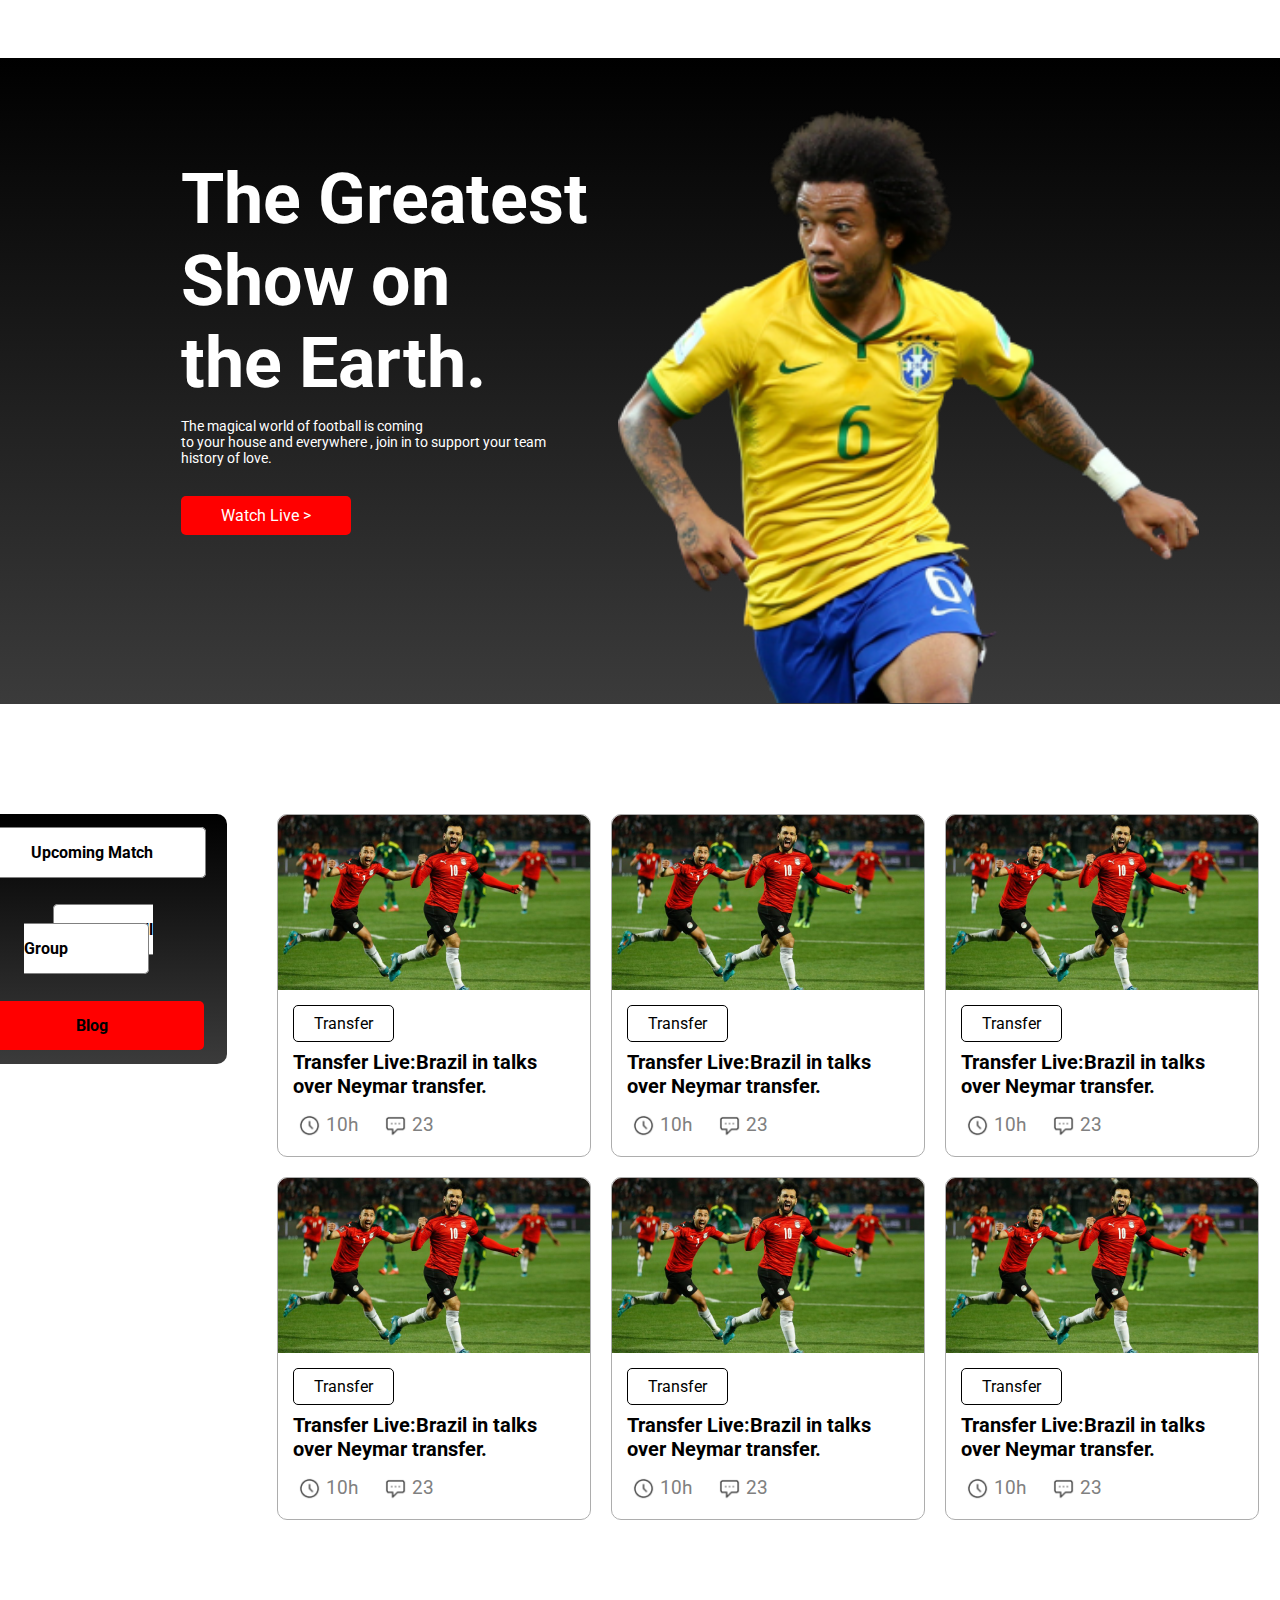
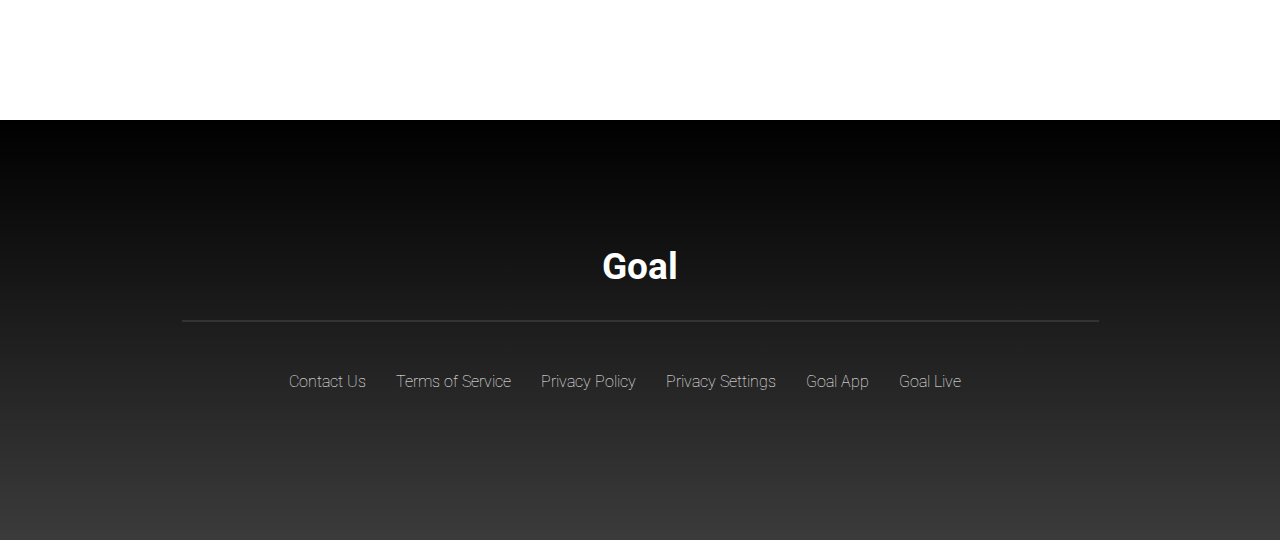
<file: index.html>
<!DOCTYPE html>
<html lang="en">
<head>
    <meta charset="UTF-8">
    <meta http-equiv="X-UA-Compatible" content="IE=edge">
    <meta name="viewport" content="width=device-width, initial-scale=1.0">
    <title>World Cup: Where the world meets</title>
    <link rel="stylesheet" href="styles.css">
    <link rel="shortcut icon" href="assets/Flag.png" type="images/x-icon">

</head>
<body>
    <main>
        <section class="banner">
            <div class="container1">
                <div class="title-banner">
                    <h1>The Greatest<br>Show on<br>the Earth.</h1>
                    <p>The magical world of football is coming<br>to your house and everywhere , join in to support your team <br>history of love.</p>
                    <div>
                        <a class="button1" target="_blank" href="https://www.google.com">Watch Live ></a>
                    </div>

                </div>

                <div class="image1">
                    <img src="assets/Banner Image.png" alt="image of footballer">
                </div>
            </div>
        </section>
        <section class="banner2">
            <div class="container2">

                <div class="buttons">
                    <div class="big1">
                        <a class="hendi1" href="index2.html">Upcoming Match</a>
                    </div>
                    
                    <div class="big2">
                        <a class="hendi2" href="https:www.youtube.com">All Group</a>
                    </div>
                    
                    <div class="big3">
                        <a class = "hendi3" href="index.html">Blog</a>
                    </div>

                </div>

                <div class="careers">
                    <div class="onesegment">
                        <div class="imager">
                            <img src="assets/Blog Image.png" alt="footballers">
                        </div>
                        <div class="button32">
                            <a href="https://www.youtube.com" target="_blank">Transfer</a>
                        </div>

                        <div class="titleblog">
                            <h2>Transfer Live:Brazil in talks<br>over Neymar transfer.</h2>
                        </div>

                        <div class="iconblog">
                            <div class="hello">
                                <img src="assets/Time Icon.png">

                                <h3>10h</h3>
                            </div>

                            <div class="hello">
                                <img src="assets/Chat Icon.png">
                                <h3>23</h3>
                            </div>
                        </div>
                    </div>
                    <div class="onesegment">
                        <div class="imager">
                            <img src="assets/Blog Image.png" alt="footballers">
                        </div>
                        <div class="button32">
                            <a href="https://www.youtube.com" target="_blank">Transfer</a>
                        </div>

                        <div class="titleblog">
                            <h2>Transfer Live:Brazil in talks<br>over Neymar transfer.</h2>
                        </div>

                        <div class="iconblog">
                            <div class="hello">
                                <img src="assets/Time Icon.png">

                                <h3>10h</h3>
                            </div>

                            <div class="hello">
                                <img src="assets/Chat Icon.png">
                                <h3>23</h3>
                            </div>
                        </div>
                    </div>
                    <div class="onesegment">
                        <div class="imager">
                            <img src="assets/Blog Image.png" alt="footballers">
                        </div>
                        <div class="button32">
                            <a href="https://www.youtube.com" target="_blank">Transfer</a>
                        </div>

                        <div class="titleblog">
                            <h2>Transfer Live:Brazil in talks<br>over Neymar transfer.</h2>
                        </div>

                        <div class="iconblog">
                            <div class="hello">
                                <img src="assets/Time Icon.png">

                                <h3>10h</h3>
                            </div>

                            <div class="hello">
                                <img src="assets/Chat Icon.png">
                                <h3>23</h3>
                            </div>
                        </div>
                    </div>
                    <div class="onesegment">
                        <div class="imager">
                            <img src="assets/Blog Image.png" alt="footballers">
                        </div>
                        <div class="button32">
                            <a href="https://www.youtube.com" target="_blank">Transfer</a>
                        </div>

                        <div class="titleblog">
                            <h2>Transfer Live:Brazil in talks<br>over Neymar transfer.</h2>
                        </div>

                        <div class="iconblog">
                            <div class="hello">
                                <img src="assets/Time Icon.png">

                                <h3>10h</h3>
                            </div>

                            <div class="hello">
                                <img src="assets/Chat Icon.png">
                                <h3>23</h3>
                            </div>
                        </div>
                    </div>
                    <div class="onesegment">
                        <div class="imager">
                            <img src="assets/Blog Image.png" alt="footballers">
                        </div>
                        <div class="button32">
                            <a href="https://www.youtube.com" target="_blank">Transfer</a>
                        </div>

                        <div class="titleblog">
                            <h2>Transfer Live:Brazil in talks<br>over Neymar transfer.</h2>
                        </div>

                        <div class="iconblog">
                            <div class="hello">
                                <img src="assets/Time Icon.png">

                                <h3>10h</h3>
                            </div>

                            <div class="hello">
                                <img src="assets/Chat Icon.png">
                                <h3>23</h3>
                            </div>
                        </div>
                    </div>
                    <div class="onesegment">
                        <div class="imager">
                            <img src="assets/Blog Image.png" alt="footballers">
                        </div>
                        <div class="button32">
                            <a href="https://www.youtube.com" target="_blank">Transfer</a>
                        </div>

                        <div class="titleblog">
                            <h2>Transfer Live:Brazil in talks<br>over Neymar transfer.</h2>
                        </div>

                        <div class="iconblog">
                            <div class="hello">
                                <img src="assets/Time Icon.png">

                                <h3>10h</h3>
                            </div>

                            <div class="hello">
                                <img src="assets/Chat Icon.png">
                                <h3>23</h3>
                            </div>
                        </div>
                    </div>
                    <div class="onesegment typhoon">
                        <div class="imager">
                            <img src="assets/Blog Image.png" alt="footballers">
                        </div>
                        <div class="button32">
                            <a href="https://www.youtube.com" target="_blank">Transfer</a>
                        </div>

                        <div class="titleblog">
                            <h2>Transfer Live:Brazil in talks<br>over Neymar transfer.</h2>
                        </div>

                        <div class="iconblog">
                            <div class="hello">
                                <img src="assets/Time Icon.png">

                                <h3>10h</h3>
                            </div>

                            <div class="hello">
                                <img src="assets/Chat Icon.png">
                                <h3>23</h3>
                            </div>
                        </div>
                    </div>
                    <div class="onesegment typhoon">
                        <div class="imager">
                            <img src="assets/Blog Image.png" alt="footballers">
                        </div>
                        <div class="button32">
                            <a href="https://www.youtube.com" target="_blank">Transfer</a>
                        </div>

                        <div class="titleblog">
                            <h2>Transfer Live:Brazil in talks<br>over Neymar transfer.</h2>
                        </div>

                        <div class="iconblog">
                            <div class="hello">
                                <img src="assets/Time Icon.png">

                                <h3>10h</h3>
                            </div>

                            <div class="hello">
                                <img src="assets/Chat Icon.png">
                                <h3>23</h3>
                            </div>
                        </div>
                    </div>
                    <div class="onesegment typhoon">
                        <div class="imager">
                            <img src="assets/Blog Image.png" alt="footballers">
                        </div>
                        <div class="button32">
                            <a href="https://www.youtube.com" target="_blank">Transfer</a>
                        </div>

                        <div class="titleblog">
                            <h2>Transfer Live:Brazil in talks<br>over Neymar transfer.</h2>
                        </div>

                        <div class="iconblog">
                            <div class="hello">
                                <img src="assets/Time Icon.png">

                                <h3>10h</h3>
                            </div>

                            <div class="hello">
                                <img src="assets/Chat Icon.png">
                                <h3>23</h3>
                            </div>
                        </div>
                    </div>
                </div>



            </div>
            

        </section>
        <section class="hlo">
                <a class="bullet" href="https://www.google.com">View more</a>
        </section>


        <section class="footer">

            <div class="segment1">
                <h1>Goal</h1>

            </div>
            <div class="segment2">
                <hr>
            </div>
            <div class="segmented">
                <div class="segment3">
                    <div>
                        <a href="https://www.youtube.com"target="_blank">Contact Us</a>
                    </div>
                    <div>
                        <a href="https://www.youtube.com"target="_blank">Terms of Service</a>
                    </div>
                    <div>
                        <a  href="https://www.youtube.com"target="_blank">Privacy Policy</a>
                    </div>
                    <div>
                        <a  href="https://www.youtube.com"target="_blank">Privacy Settings</a></div>

                          <div><a href="https://www.youtube.com"target="_blank">Goal App</a></div>
                        <div>
    
                            <a href="https://www.youtube.com"target="_blank">Goal Live</a>
                        </div>
                    </div>
                    
                    
                    
                    
                    
                    
                </div>
            </div>
            

        </section>


    </main>
    
</body>
</html>
</file>
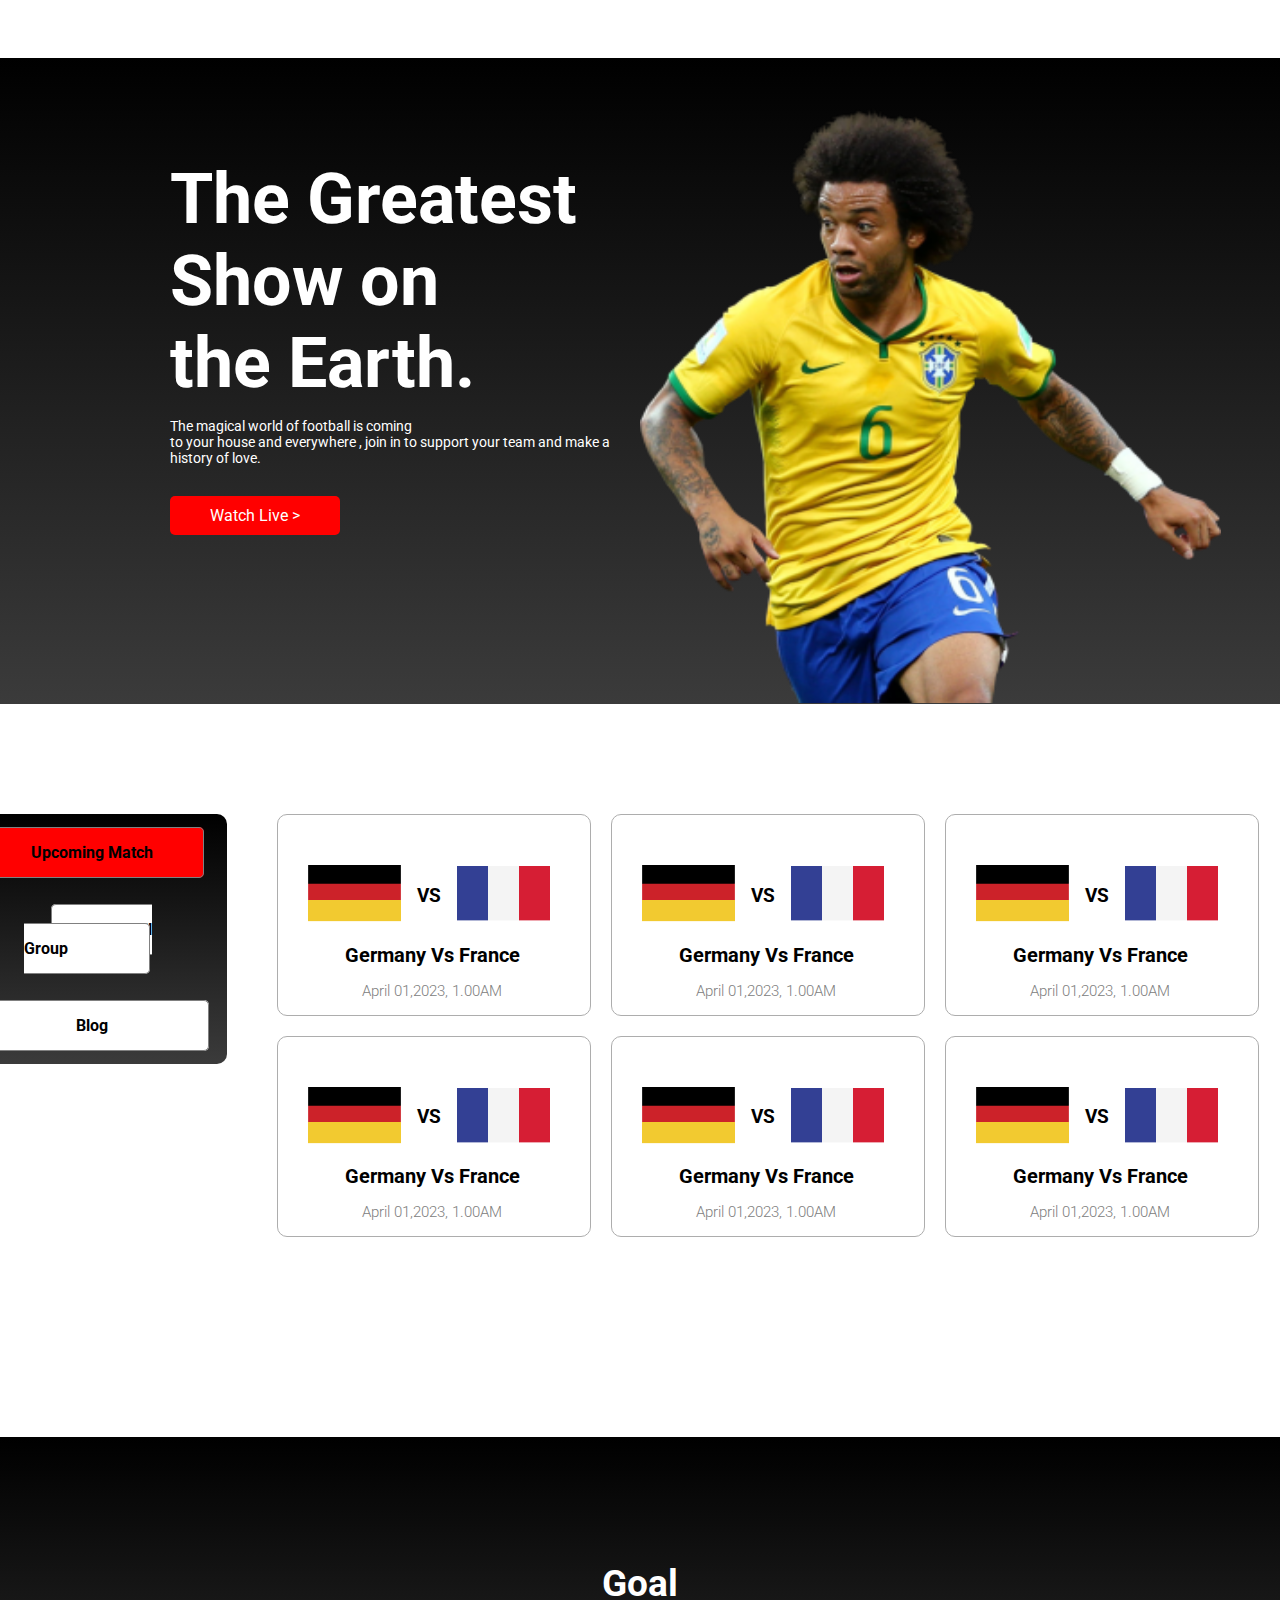
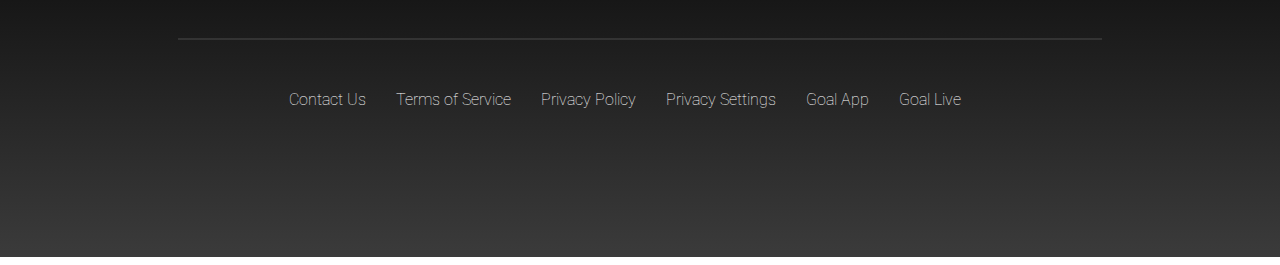
<file: index2.html>
<!DOCTYPE html>
<html lang="en">
<head>
    <meta charset="UTF-8">
    <meta http-equiv="X-UA-Compatible" content="IE=edge">
    <meta name="viewport" content="width=device-width, initial-scale=1.0">
    <title>World Cup: Where the world meets</title>
    <link rel="stylesheet" href="styles2.css">
    <link rel="shortcut icon" href="assets/Flag.png" type="images/x-icon">

</head>
<body>
    <main>
        <section class="banner">
            <div class="container1">
                <div class="title-banner">
                    <h1>The Greatest<br>Show on<br>the Earth.</h1>
                    <p>The magical world of football is coming<br>to your house and everywhere , join in to support your team and make a <br>history of love.</p>
                    <div>
                        <a class="button1" target="_blank" href="https://www.google.com">Watch Live ></a>
                    </div>

                </div>

                <div class="image1">
                    <img src="assets/Banner Image.png" alt="image of footballer">
                </div>
            </div>
        </section>
        <section class="banner2">
            <div class="container2">

                <div class="buttons">
                    <div class="big1">
                        <a class="hendi1" href="index2.html">Upcoming Match</a>
                    </div>
                    
                    <div class="big2">
                        <a class="hendi2" href="https:www.youtube.com">All Group</a>
                    </div>
                    
                    <div class="big3">
                        <a class = "hendi3" href="index.html">Blog</a>
                    </div>

                </div>

                <div class="careers">
                    <div class="onesegment">
                        <div class="imager">
                            <div class="boi">
                                <div class="flagups1">
                                    <img src="assets/germany Flag.png">
                                </div>
                                <div>
                                    <h3>VS<h3>
                                </div>
                                <div class="flagups2">
                                    <img src="assets/Flag.png">
                                </div>

                            </div>
                            

                        </div>
                        <div class="titleblog">
                            <h2 class="orangotan">Germany Vs France</h2>
                            <h3 class="germany">April 01,2023, 1.00AM</h3>
                        </div>

                    </div>
                    <div class="onesegment">
                        <div class="imager">
                            <div class="boi">
                                <div class="flagups1">
                                    <img src="assets/germany Flag.png">
                                </div>
                                <div>
                                    <h3>VS<h3>
                                </div>
                                <div class="flagups2">
                                    <img src="assets/Flag.png">
                                </div>

                            </div>
                            

                        </div>
                        <div class="titleblog">
                            <h2 class="orangotan">Germany Vs France</h2>
                            <h3 class="germany">April 01,2023, 1.00AM</h3>
                        </div>

                    </div>
                    <div class="onesegment">
                        <div class="imager">
                            <div class="boi">
                                <div class="flagups1">
                                    <img src="assets/germany Flag.png">
                                </div>
                                <div>
                                    <h3>VS<h3>
                                </div>
                                <div class="flagups2">
                                    <img src="assets/Flag.png">
                                </div>

                            </div>
                            

                        </div>
                        <div class="titleblog">
                            <h2 class="orangotan">Germany Vs France</h2>
                            <h3 class="germany">April 01,2023, 1.00AM</h3>
                        </div>

                    </div>
                    <div class="onesegment">
                        <div class="imager">
                            <div class="boi">
                                <div class="flagups1">
                                    <img src="assets/germany Flag.png">
                                </div>
                                <div>
                                    <h3>VS<h3>
                                </div>
                                <div class="flagups2">
                                    <img src="assets/Flag.png">
                                </div>

                            </div>
                            

                        </div>
                        <div class="titleblog">
                            <h2 class="orangotan">Germany Vs France</h2>
                            <h3 class="germany">April 01,2023, 1.00AM</h3>
                        </div>

                    </div>
                    <div class="onesegment">
                        <div class="imager">
                            <div class="boi">
                                <div class="flagups1">
                                    <img src="assets/germany Flag.png">
                                </div>
                                <div>
                                    <h3>VS<h3>
                                </div>
                                <div class="flagups2">
                                    <img src="assets/Flag.png">
                                </div>

                            </div>
                            

                        </div>
                        <div class="titleblog">
                            <h2 class="orangotan">Germany Vs France</h2>
                            <h3 class="germany">April 01,2023, 1.00AM</h3>
                        </div>

                    </div>
                    <div class="onesegment">
                        <div class="imager">
                            <div class="boi">
                                <div class="flagups1">
                                    <img src="assets/germany Flag.png">
                                </div>
                                <div>
                                    <h3>VS<h3>
                                </div>
                                <div class="flagups2">
                                    <img src="assets/Flag.png">
                                </div>

                            </div>
                            

                        </div>
                        <div class="titleblog">
                            <h2 class="orangotan">Germany Vs France</h2>
                            <h3 class="germany">April 01,2023, 1.00AM</h3>
                        </div>

                    </div>

                </div>



            </div>
        </section>

        <section class="footer">

            <div class="segment1">
                <h1>Goal</h1>

            </div>
            <div class="segment2">
                <hr>
            </div>
            <div class="segmented">
                <div class="segment3">
                    <div>
                        <a href="https://www.youtube.com"target="_blank">Contact Us</a>
                    </div>
                    <div>
                        <a href="https://www.youtube.com"target="_blank">Terms of Service</a>
                    </div>
                    <div>
                        <a  href="https://www.youtube.com"target="_blank">Privacy Policy</a>
                    </div>
                    <div>
                        <a  href="https://www.youtube.com"target="_blank">Privacy Settings</a></div>

                          <div><a href="https://www.youtube.com"target="_blank">Goal App</a></div>
                        <div>
    
                            <a href="https://www.youtube.com"target="_blank">Goal Live</a>
                        </div>
                    </div>
                    
                    
                    
                    
                    
                    
                </div>
            </div>
            

        </section>


    </main>
    
</body>
</html>
</file>
<file: styles.css>
@import url('https://fonts.googleapis.com/css2?family=Poppins&family=Roboto&display=swap');

body{
    font-family: 'Poppins', sans-serif;
    font-family: 'Roboto', sans-serif;
    display:grid;
    justify-content: center;
}


@media only screen and (max-width:600px){
    .banner{
        background-image: linear-gradient(black,rgb(59, 59, 59));
        background-repeat: no-repeat;
        background-position: center;

        width:100%;
        height:600px;
        display:grid;
        justify-content: center;
        text-align:center;
        margin-bottom:50px;

    }
    
    
    
    .container1{
    
        display:grid;
        justify-content: center;
    
    }
    
    .title-banner{
        margin-right:30px;
    }
    
    .title-banner h1{
        font-size:30px;
        color:white;
        margin-top:20px;
        margin-bottom:0px;
    }
    
    .title-banner p{
        color:white;
        margin-bottom:40px;
        font-size:15px;
        word-wrap: break-word;
        margin-left:20px;
    }
    .button1{
        text-decoration:none;
        background-image:linear-gradient(red,red);
        color:white;
        padding:10px 40px;
        border-radius:5px;
    }

    @keyframes blinker {
        50% {
          opacity:0;
        }
      }

      @keyframes blinken {
        0%{
            font-size:32px;
        }

        50%{
            font-size:43px;
        }
      }

    .button1{
        animation: blinker 1s linear infinite;
    }

    .banner:hover .title-banner h1{
        animation: blinken 1s linear 1;
    }
    
    .image1 img{
        width:72%;
        height:100%;
        margin-left:30px;
    }
    
    /* Initial banner ends */
    
    /* Next banner starts */
    
    .container2{
        display:grid;
        grid-template-columns: repeat(1,1fr);
        align-items: center;
    
    }

    .banner2{
        display:grid;
        grid-template-columns: repeat(1,1fr);
        align-items: center;
    }
    

    .imager img{
        width:100%;
    }
    .buttons{
        text-align:center;
        margin-bottom:0px;

    }
    .big1{
        margin-bottom:60px;
        margin-top:0px;
    }
    .big2{
        margin-bottom:60px;
    }
    .big3{
        margin-bottom:0px;
    }
    
    .hendi1{
        text-decoration:none;
        border:1px solid rgb(177, 175, 175);
        padding:10px 20px;
        border-radius:5px;
        color:black;
        font-weight:700;

    }
    .hendi2{
        margin-top:20px;
        text-decoration:none;
        border:1px solid rgb(177, 175, 175);

        padding:10px 40px;
        border-radius:5px;
        color:black;
        font-weight:700;
        margin-top:30px;
    }

    .careers{
        margin-top:100px;
        margin-right:5px;
        margin-left:0px;
    }
    
    .hendi3{
        text-decoration:none;
        background-color: red;

        padding:10px 40px;
        border-radius:5px;
        color:black;
        font-weight:700;
        margin-top:20px;
    }
    
    .titleblog h2{
        font-size:20px;
    }
    .button32{
        margin-top:20px;
        margin-bottom:0px;
        margin-left:15px;
    
    }
    .button32 a{
        text-decoration: none;
        color:black;
        padding:8px 20px;
        border:1px solid black;
        border-radius:5px;
    }
    .onesegment{
        margin-left:5px;
        border:1px solid rgb(173, 173, 173);
        border-radius:12px;
    }
    
    
    .titleblog{
        margin-left:15px;
    }
    
    .iconblog{
        display:flex;
        justify-content:flex-start;
        align-items: center;
    
    }
    
    .hello{
    display:flex;
    margin-right:10px;
    margin-left:20px;
    
    
    }
    .hello img{
        width:23px;
        height:23px;
    }
    
    .hello h3{
    width:23px;
    height:23px;
    margin-top:0px;
    margin-right:5px;
    margin-left:5px;
    color:grey;
    font-weight: 400;
    
        
    
    }
    
    /* Second segment */
    .careers{
        margin-top:40px;
        margin-right:5px;
        margin-left:5px;
        display:grid;
        grid-template-columns: repeat(1,1fr);
        grid-row-gap: 20px;
        padding-right:5px;
    }
    
    .banner2{
        margin-bottom:200px;
    }
    
    /* footer section */
    
    .segment1{
        justify-content:center;
        display:grid;

    }
    .segment1 h1{
        color:white;
        font-size:37px;
    }
    .footer{
        background-image: linear-gradient(black,rgb(59, 59, 59));
        padding:100px;
        height:500px;
        
    
    }
    
    hr{
        width:100%;
        border:1px solid rgba(255,255,255,0.1);
        margin-bottom:10px;
    }
    
    .segmented{
        display:grid;
        justify-content:center;
        grid-template-columns: repeat(1,1fr);
        text-align:center;
        margin-bottom:5px;
        margin-left:30px;
    }
    .segment3 a{
        margin-right:30px;
        text-decoration:none;
        color:white;
        font-weight:100;
        text-align:center;
        margin-bottom:15px;
    }
    .segment3 div{
        justify-content: center;
        text-align:center;
        margin-bottom:25px;
        margin-top:0px;

    }
    .hlo{
        display:none;
    }

}





/* For tablets and stuffs like that */

@media only screen and (min-width:601px){
    .banner{
        background-image: linear-gradient(black,rgb(59, 59, 59));
        background-repeat: no-repeat;
        background-position: right;
        height: 450px;
        width:650px;
        border-radius: 10px;
        justify-content: center;
        margin-left:20px;
        margin-top:50px;
        margin-bottom:0px;
        padding-left:80px;
    }
    
    
    
    .container1{
    
        display:flex;
        justify-content: flex-end;
    
    }
    
    .typhoon{
        display:none;
    }
    
    .title-banner h1{
        font-size:40px;
        color:white;
        margin-top:100px;
        margin-bottom:0px;
    }
    
    .title-banner p{
        color:white;
        margin-bottom:40px;
        font-size:14px;
    }
    .button1{
        text-decoration:none;
        background-image:linear-gradient(red,red);
        color:white;
        padding:10px 40px;
        border-radius:5px;
    }

    @keyframes blinker {
        50% {
          opacity:0;
        }
      }

      @keyframes blinken {
        0%{
            font-size:40px;
        }

        50%{
            font-size:53px;
        }
      }

    .button1{
        animation: blinker 1s linear infinite;
    }

    .banner:hover .title-banner h1{
        animation: blinken 1s linear 1;
    }
    
    .image1 img{

        width:100%;
        height:450px;
    }
    
    /* Initial banner ends */
    
    /* Next banner starts */
    

    
     .buttons{

        height:250px;
        border-radius:10px;
        text-align:center;
        display:flex;
        align-items:center;
        margin-left:50px;
        justify-content:center;

        margin-left:5px;
    
    
    
    }
    
    .hendi1{
        text-decoration:none;
        background-image:linear-gradient(white,white);
        border:1px solid grey;
        padding:15px 40px;
        border-radius:5px;
        color:black;
        font-weight:700;
        margin-bottom:0px;
        margin-top:10px;
        margin-right:20px;
    }
    .hendi2{
        text-decoration:none;
        background-image:linear-gradient(white,white);
        padding:15px 68px;
        border:1px solid grey;
        border-radius:5px;
        color:black;
        font-weight: 700;
        margin-bottom:0px;
        margin-right:20px;
    }
    
    .hendi3{
        text-decoration:none;
        background-image:linear-gradient(red,red);
        padding:15px 83px;
        border-radius:5px;
        color:black;
        font-weight: 700;
        margin-bottom:0px;
    }
    .titleblog h2{
        font-size:20px;
    }
    .button32{
        margin-top:20px;
        margin-bottom:0px;
        margin-left:15px;
    
    }
    .button32 a{
        text-decoration: none;
        color:black;
        padding:8px 20px;
        border:1px solid black;
        border-radius:5px;
    }
    .onesegment{
        margin-left:20px;
        border:1px solid rgb(173, 173, 173);
        border-radius:10px;
    }
    
    
    .titleblog{
        margin-left:15px;
    }
    
    .iconblog{
        display:flex;
        justify-content:flex-start;
        align-items: center;
    
    }
    
    .hello{
    display:flex;
    margin-right:10px;
    margin-left:20px;
    
    
    }
    .hello img{
        width:23px;
        height:23px;
    }
    
    .hello h3{
    width:23px;
    height:23px;
    margin-top:0px;
    margin-right:5px;
    margin-left:5px;
    color:grey;
    font-weight: 400;
    
        
    
    }
    
    /* Second segment */
    .careers{
        display:grid;
        grid-template-columns: repeat(2,1fr);
        grid-row-gap: 20px;
        margin-left:30px;
        margin-right:60px;
    }
    
    .banner2{
        margin-bottom:50px;
    }
    
    /* footer section */
    
    .segment1{
        justify-content:center;
        display:flex;
    }
    .segment1 h1{
        color:white;
        font-size:37px;
    }
    .footer{
        background-image: linear-gradient(black,rgb(59, 59, 59));
        padding:100px;
        height:220px;
        
    
    }
    
    hr{
        width:75%;
        border:1px solid rgba(255,255,255,0.1);
        margin-bottom:50px;
    }
    
    .segmented{
        display:flex;
        justify-content:center;
        flex-wrap:wrap;


    }

    .segment3{
        display:flex;
        text-align: center;
        flex-direction:row;
        justify-content: center;
        align-items: center;
        flex-wrap:wrap;


    }

    .imager img{
        width:100%;
    }

    .hlo{
        display:flex;
        justify-content:center;
        text-align:center;
        margin-bottom:100px;
    }

    .bullet{
        text-decoration:none;
        padding:10px 40px;
        background-image:linear-gradient(red , red);
        color:white;
        border-radius:5px;
        text-align:center;
    }
    .segment3 a{
        margin-right:30px;
        text-decoration:none;
        color:white;
        font-weight:100;
        text-align:center;
        flex-wrap:wrap;

    }
    .brain{
        text-align:center;
    }




}







/* For pc or laptop */

/* Initial banner has been given */
@media only screen and (min-width:850px){
    .hlo{
        display:none;
    }
    .banner{
        background-image: linear-gradient(black,rgb(59, 59, 59));
        background-repeat: no-repeat;
        background-position: center;
        height: 646px;
        width:1320px;
        border-radius: 10px;
        display:flex;
        justify-content: center;
        margin-top:50px;
        margin-bottom:110px;
    }
    
    
    
    .container1{
    
        display:flex;
        justify-content: center;
    
    }
    
    .title-banner{
        margin-right:30px;
    }
    
    .title-banner h1{
        font-size:70px;
        color:white;
        margin-top:100px;
        margin-bottom:0px;
    }
    
    .title-banner p{
        color:white;
        margin-bottom:40px;
    }


    .button1{
        text-decoration:none;
        background-image:linear-gradient(red,red);
        color:white;
        padding:10px 40px;
        border-radius:5px;
    }

    @keyframes blinker {
        50% {
          opacity:0;
        }
      }

      @keyframes blinken {
        0%{
            font-size:70px;
        }

        50%{
            font-size:83px;
        }
      }

    .button1{
        animation: blinker 1s linear infinite;
    }

    .banner:hover .title-banner h1{
        animation: blinken 1s linear 1;
    }


    
    .image1 img{
        padding-top:50px;
        width:581px;
        height:595px;
    }
    
    /* Initial banner ends */
    
    /* Next banner starts */
    
    .container2{
    display:flex;
    justify-content: center;
    
    }
    
     .buttons{
        background-image: linear-gradient(black,rgb(59, 59, 59));
        width:260px;
        height:250px;
        border-radius:10px;
        text-align:center;
        display:grid;
        align-items:center;
    
    
    
    }
    
    .hendi1{
        text-decoration:none;
        background-image:linear-gradient(white,white);
        padding:15px 52px;
        border-radius:5px;
        color:black;
        font-weight:700;
        margin-bottom:0px;
        margin-top:30px;
        margin-left:10px;
    }
    .hendi2{
        text-decoration:none;
        background-image:linear-gradient(white,white);
        padding:15px 80px;
        border-radius:5px;
        color:black;
        font-weight: 700;
        margin-bottom:0px;
        margin-left:12px;

    }
    
    .hendi3{
        text-decoration:none;
        background-image:linear-gradient(red,red);
        padding:15px 96px;
        border-radius:5px;
        color:black;
        font-weight: 700;
        margin-bottom:0px;
        margin-right:19px;
        margin-left:10px;
    }
    .titleblog h2{
        font-size:20px;
    }
    .button32{
        margin-top:20px;
        margin-bottom:0px;
        margin-left:15px;
    
    }
    .button32 a{
        text-decoration: none;
        color:black;
        padding:8px 20px;
        border:1px solid black;
        border-radius:5px;
    }
    .onesegment{
        margin-left:20px;
        border:1px solid rgb(173, 173, 173);
        border-radius:10px;
    }
    
    
    .titleblog{
        margin-left:15px;
    }
    
    .iconblog{
        display:flex;
        justify-content:flex-start;
        align-items: center;
    
    }
    
    .hello{
    display:flex;
    margin-right:10px;
    margin-left:20px;
    
    
    }
    .hello img{
        width:23px;
        height:23px;
    }
    
    .hello h3{
    width:23px;
    height:23px;
    margin-top:0px;
    margin-right:5px;
    margin-left:5px;
    color:grey;
    font-weight: 400;
    
        
    
    }
    
    /* Second segment */
    .careers{
        display:grid;
        grid-template-columns: repeat(3,1fr);
        grid-row-gap: 20px;
    }
    
    .banner2{
        margin-bottom:200px;
    }
    
    /* footer section */
    
    .segment1{
        justify-content:center;
        display:flex;
    }
    .segment1 h1{
        color:white;
        font-size:37px;
    }
    .footer{
        background-image: linear-gradient(black,rgb(59, 59, 59));
        padding:100px;
        height:220px;
        
    
    }


    
    hr{
        width:75%;
        border:1px solid rgba(255,255,255,0.1);
        margin-bottom:50px;
    }
    
    .segmented{
        display:flex;
        justify-content:center;
        text-align:center;
    }

    .segment3{
        display:flex;
        justify-content:center;
    }
    .segment3 a{
        margin-right:30px;
        text-decoration:none;
        color:white;
        font-weight:100;
    }


}


/* second page */
</file>
<file: styles2.css>
@import url('https://fonts.googleapis.com/css2?family=Poppins&family=Roboto&display=swap');

body{
    font-family: 'Poppins', sans-serif;
    font-family: 'Roboto', sans-serif;
    display:grid;
    justify-content: center;
}


@media only screen and (max-width:600px){
    .banner{
        background-image: linear-gradient(black,rgb(59, 59, 59));
        background-repeat: no-repeat;
        background-position: center;

        width:100%;
        height:600px;
        display:grid;
        justify-content: center;
        text-align:center;
        margin-bottom:50px;

    }
    
    
    
    .container1{
    
        display:grid;
        justify-content: center;
    
    }
    
    .title-banner{
        margin-right:30px;
    }
    
    .title-banner h1{
        font-size:30px;
        color:white;
        margin-top:20px;
        margin-bottom:0px;
    }
    
    .title-banner p{
        color:white;
        margin-bottom:40px;
        font-size:15px;
        word-wrap: break-word;
        margin-left:20px;
    }
    .button1{
        text-decoration:none;
        background-image:linear-gradient(red,red);
        color:white;
        padding:10px 40px;
        border-radius:5px;
    }

    @keyframes blinker {
        50% {
          opacity:0;
        }
      }

      @keyframes blinken {
        0%{
            font-size:32px;
        }

        50%{
            font-size:43px;
        }
      }

      .button1{
        animation: blinker 1s linear infinite;
    }

    .banner:hover .title-banner h1{
        animation: blinken 1s linear 1;
    }
    
    .image1 img{
        width:72%;
        height:100%;
        margin-left:30px;
    }
    
    /* Initial banner ends */
    
    /* Next banner starts */
    
    .container2{
        display:grid;
        grid-template-columns: repeat(1,1fr);
        align-items: center;
    
    }

    .banner2{
        display:grid;
        grid-template-columns: repeat(1,1fr);
        align-items: center;
    }
    

    .imager img{
        width:100%;
    }
    .buttons{
        text-align:center;
        margin-bottom:0px;

    }
    .big1{
        margin-bottom:60px;
        margin-top:0px;
    }
    .big2{
        margin-bottom:60px;
    }
    .big3{
        margin-bottom:0px;
    }
    
    .hendi1{
        text-decoration:none;

        background-color: red;
        padding:10px 20px;
        border-radius:5px;
        color:black;
        font-weight:700;

    }
    .hendi2{
        margin-top:20px;
        text-decoration:none;
        border:1px solid rgb(177, 175, 175);

        padding:10px 40px;
        border-radius:5px;
        color:black;
        font-weight:700;
        margin-top:30px;
    }

    .careers{
        margin-top:100px;
        margin-right:5px;
        margin-left:0px;
    }
    
    .hendi3{
        text-decoration:none;
        border:1px solid rgb(177, 175, 175);

        padding:10px 40px;
        border-radius:5px;
        color:black;
        font-weight:700;
        margin-top:20px;
    }
    
    .titleblog h2{
        font-size:20px;
    }
    .button32{
        margin-top:20px;
        margin-bottom:0px;
        margin-left:15px;
    
    }
    .button32 a{
        text-decoration: none;
        color:black;
        padding:8px 20px;
        border:1px solid black;
        border-radius:5px;
    }
    .onesegment{
        margin-left:5px;
        border:1px solid rgb(173, 173, 173);
        border-radius:12px;
    }
    
    
    .titleblog{
        margin-left:15px;
    }
    
    .iconblog{
        display:flex;
        justify-content:flex-start;
        align-items: center;
    
    }
    
    .hello{
    display:flex;
    margin-right:10px;
    margin-left:20px;
    
    
    }
    .hello img{
        width:23px;
        height:23px;
    }
    
    .hello h3{
    width:23px;
    height:23px;
    margin-top:0px;
    margin-right:5px;
    margin-left:5px;
    color:grey;
    font-weight: 400;
    
        
    
    }
    
    /* Second segment */
    .careers{
        margin-top:40px;
        margin-right:5px;
        margin-left:5px;
        display:grid;
        grid-template-columns: repeat(1,1fr);
        grid-row-gap: 20px;
        padding-right:5px;
    }
    
    .banner2{
        margin-bottom:200px;
    }
    
    /* footer section */
    
    .segment1{
        justify-content:center;
        display:grid;

    }
    .segment1 h1{
        color:white;
        font-size:37px;
    }
    .footer{
        background-image: linear-gradient(black,rgb(59, 59, 59));
        padding:100px;
        height:500px;
        
    
    }
    
    hr{
        width:100%;
        border:1px solid rgba(255,255,255,0.1);
        margin-bottom:10px;
    }
    
    .segmented{
        display:grid;
        justify-content:center;
        grid-template-columns: repeat(1,1fr);
        text-align:center;
        margin-bottom:5px;
        margin-left:30px;
    }
    .segment3 a{
        margin-right:30px;
        text-decoration:none;
        color:white;
        font-weight:100;
        text-align:center;
        margin-bottom:15px;
    }
    .segment3 div{
        justify-content: center;
        text-align:center;
        margin-bottom:25px;
        margin-top:0px;

    }
    .hlo{
        display:none;
    }

}





/* For tablets and stuffs like that */

@media only screen and (min-width:601px){
    .banner{
        background-image: linear-gradient(black,rgb(59, 59, 59));
        background-repeat: no-repeat;
        background-position: right;
        height: 450px;
        width:650px;
        border-radius: 10px;
        justify-content: center;
        margin-left:30px;
        margin-top:50px;
        margin-bottom:0px;
        padding-left:80px;
    }
    
    
    
    .container1{
    
        display:flex;
        justify-content: flex-end;
    
    }
    
    .typhoon{
        display:none;
    }
    
    .title-banner h1{
        font-size:40px;
        color:white;
        margin-top:100px;
        margin-bottom:0px;
    }
    
    .title-banner p{
        color:white;
        margin-bottom:40px;
        font-size:14px;
    }
    .button1{
        text-decoration:none;
        background-image:linear-gradient(red,red);
        color:white;
        padding:10px 40px;
        border-radius:5px;
    }

    @keyframes blinker {
        50% {
          opacity:0;
        }
      }

      @keyframes blinken {
        0%{
            font-size:40px;
        }

        50%{
            font-size:53px;
        }
      }

    .button1{
        animation: blinker 1s linear infinite;
    }

    .banner:hover .title-banner h1{
        animation: blinken 1s linear 1;
    }
    
    .image1 img{

        width:100%;
        height:450px;
    }
    
    /* Initial banner ends */
    
    /* Next banner starts */
    

    
     .buttons{

        height:250px;
        border-radius:10px;
        text-align:center;
        display:flex;
        align-items:center;
        margin-left:50px;
        justify-content:center;

        margin-left:5px;
    
    
    
    }
    
    .hendi1{
        text-decoration:none;
        background-image:linear-gradient(red,red);
        border:1px solid grey;
        padding:15px 40px;
        border-radius:5px;
        color:black;
        font-weight:700;
        margin-bottom:0px;
        margin-top:10px;
        margin-right:20px;
    }
    .hendi2{
        text-decoration:none;
        background-image:linear-gradient(white,white);
        padding:15px 68px;
        border:1px solid grey;
        border-radius:5px;
        color:black;
        font-weight: 700;
        margin-bottom:0px;
        margin-right:20px;
    }
    
    .hendi3{
        text-decoration:none;
        background-image:linear-gradient(white,white);
        border:1px solid grey;

        padding:15px 83px;
        border-radius:5px;
        color:black;
        font-weight: 700;
        margin-bottom:0px;
    }
    .titleblog h2{
        font-size:20px;
    }
    .button32{
        margin-top:20px;
        margin-bottom:0px;
        margin-left:15px;
    
    }
    .button32 a{
        text-decoration: none;
        color:black;
        padding:8px 20px;
        border:1px solid black;
        border-radius:5px;
    }
    .onesegment{
        margin-left:20px;
        border:1px solid rgb(173, 173, 173);
        border-radius:10px;
    }
    
    
    .titleblog{
        margin-left:15px;
    }
    
    .iconblog{
        display:flex;
        justify-content:flex-start;
        align-items: center;
    
    }
    
    .hello{
    display:flex;
    margin-right:10px;
    margin-left:20px;
    
    
    }
    .hello img{
        width:23px;
        height:23px;
    }
    
    .hello h3{
    width:23px;
    height:23px;
    margin-top:0px;
    margin-right:5px;
    margin-left:5px;
    color:grey;
    font-weight: 400;
    
        
    
    }
    
    /* Second segment */
    .careers{
        display:grid;
        grid-template-columns: repeat(2,1fr);
        grid-row-gap: 20px;
        margin-left:30px;
        margin-right:60px;
    }
    
    .banner2{
        margin-bottom:50px;
    }
    
    /* footer section */
    
    .segment1{
        justify-content:center;
        display:flex;
    }
    .segment1 h1{
        color:white;
        font-size:37px;
    }
    .footer{
        background-image: linear-gradient(black,rgb(59, 59, 59));
        padding:100px;
        height:220px;
        
    
    }
    
    hr{
        width:75%;
        border:1px solid rgba(255,255,255,0.1);
        margin-bottom:50px;
    }
    
    .segmented{
        display:flex;
        justify-content:center;
        flex-wrap:wrap;


    }

    .segment3{
        display:flex;
        text-align: center;
        flex-direction:row;
        justify-content: center;
        align-items: center;
        flex-wrap:wrap;


    }

    .imager img{
        width:100%;
    }

    .hlo{
        display:flex;
        justify-content:center;
        text-align:center;
        margin-bottom:100px;
    }

    .bullet{
        text-decoration:none;
        padding:10px 40px;
        background-image:linear-gradient(red , red);
        color:white;
        border-radius:5px;
        text-align:center;
    }
    .segment3 a{
        margin-right:30px;
        text-decoration:none;
        color:white;
        font-weight:100;
        text-align:center;
        flex-wrap:wrap;

    }
    .brain{
        text-align:center;
    }




}









/* For pc or laptop */

/* Initial banner has been given */
@media only screen and (min-width:850px){
    .hlo{
        display:none;
    }
    .banner{
        background-image: linear-gradient(black,rgb(59, 59, 59));
        background-repeat: no-repeat;
        background-position: center;
        height: 646px;
        width:1320px;
        border-radius: 10px;
        display:flex;
        justify-content: center;
        margin-top:50px;
        margin-bottom:110px;
    }
    
    
    
    .container1{
    
        display:flex;
        justify-content: center;
    
    }
    
    .title-banner{
        margin-right:30px;
    }
    
    .title-banner h1{
        font-size:70px;
        color:white;
        margin-top:100px;
        margin-bottom:0px;
    }
    
    .title-banner p{
        color:white;
        margin-bottom:40px;
    }
    .button1{
        text-decoration:none;
        background-image:linear-gradient(red,red);
        color:white;
        padding:10px 40px;
        border-radius:5px;
    }

    @keyframes blinker {
        50% {
          opacity:0;
        }
      }

      @keyframes blinken {
        0%{
            font-size:70px;
        }

        50%{
            font-size:83px;
        }
      }

    .button1{
        animation: blinker 1s linear infinite;
    }

    .banner:hover .title-banner h1{
        animation: blinken 1s linear 1;
    }
    
    .image1 img{
        padding-top:50px;
        width:581px;
        height:595px;
    }
    
    /* Initial banner ends */
    
    /* Next banner starts */
    
    .container2{
    display:flex;
    justify-content: center;
    
    }
    
     .buttons{
        background-image: linear-gradient(black,rgb(59, 59, 59));
        width:260px;
        height:250px;
        border-radius:10px;
        text-align:center;
        display:grid;
        align-items:center;
    
    
    
    }
    
    .hendi1{
        text-decoration:none;
        background-image:linear-gradient(red,red);

        padding:15px 50px;
        border-radius:5px;
        color:black;
        font-weight:700;
        margin-bottom:0px;
        margin-top:30px;
        margin-left:10px;
    }
    .hendi2{
        text-decoration:none;
        background-image:linear-gradient(white,white);
        padding:15px 81px;
        border-radius:5px;
        color:black;
        font-weight: 700;
        margin-bottom:0px;
        margin-left:10px;
    }
    
    .hendi3{
        text-decoration:none;
        background-image:linear-gradient(white,white);
        padding:15px 100px;
        border-radius:5px;
        color:black;
        font-weight: 700;
        margin-bottom:0px;
        margin-right:10px;
    }
    .titleblog h2{
        font-size:20px;
    }
    .button32{
        margin-top:20px;
        margin-bottom:0px;
        margin-left:15px;
    
    }
    .button32 a{
        text-decoration: none;
        color:black;
        padding:8px 20px;
        border:1px solid black;
        border-radius:5px;
    }
    .onesegment{
        margin-left:20px;
        border:1px solid rgb(173, 173, 173);
        border-radius:10px;
    }
    
    
    .titleblog{
        margin-left:15px;
    }
    
    .iconblog{
        display:flex;
        justify-content:flex-start;
        align-items: center;
    
    }
    
    .hello{
    display:flex;
    margin-right:10px;
    margin-left:20px;
    
    
    }
    .hello img{
        width:23px;
        height:23px;
    }
    
    .hello h3{
    width:23px;
    height:23px;
    margin-top:0px;
    margin-right:5px;
    margin-left:5px;
    color:grey;
    font-weight: 400;
    
        
    
    }
    
    /* Second segment */
    .careers{
        display:grid;
        grid-template-columns: repeat(3,1fr);
        grid-row-gap: 20px;
    }
    
    .banner2{
        margin-bottom:200px;
    }
    
    /* footer section */
    
    .segment1{
        justify-content:center;
        display:flex;
    }
    .segment1 h1{
        color:white;
        font-size:37px;
    }
    .footer{
        background-image: linear-gradient(black,rgb(59, 59, 59));
        padding:100px;
        height:220px;
        
    
    }
    
    hr{
        width:75%;
        border:1px solid rgba(255,255,255,0.1);
        margin-bottom:50px;
    }
    
    .segmented{
        display:flex;
        justify-content:center;
        text-align:center;
    }

    .segment3{
        display:flex;
        justify-content:center;
    }
    .segment3 a{
        margin-right:30px;
        text-decoration:none;
        color:white;
        font-weight:100;
    }

}

/* second page */
.germany{
    font-size:15px;
    color:grey;
    font-weight:300;
    text-align:center;
    margin-right:18px;
}
.orangotan{
    font-size:22px;
    color:black;
    text-align:center;
    margin-bottom:0px;
    margin-right:18px;
}
.titleblog{
    margin-bottom:0px;
    text-align:center;
}

.boi{
 display:flex;
 justify-content:space-around;
 align-items: center;
 padding-top:50px;
 padding-left:10px;
 padding-right:10px;



}


.flagups1{
 justify-content:space-around;
 margin-right:15px;
 margin-left:20px;
}
.flagups2{
 justify-content:space-around;
 margin-right:30px;
 margin-left:15px;
}
</file>
